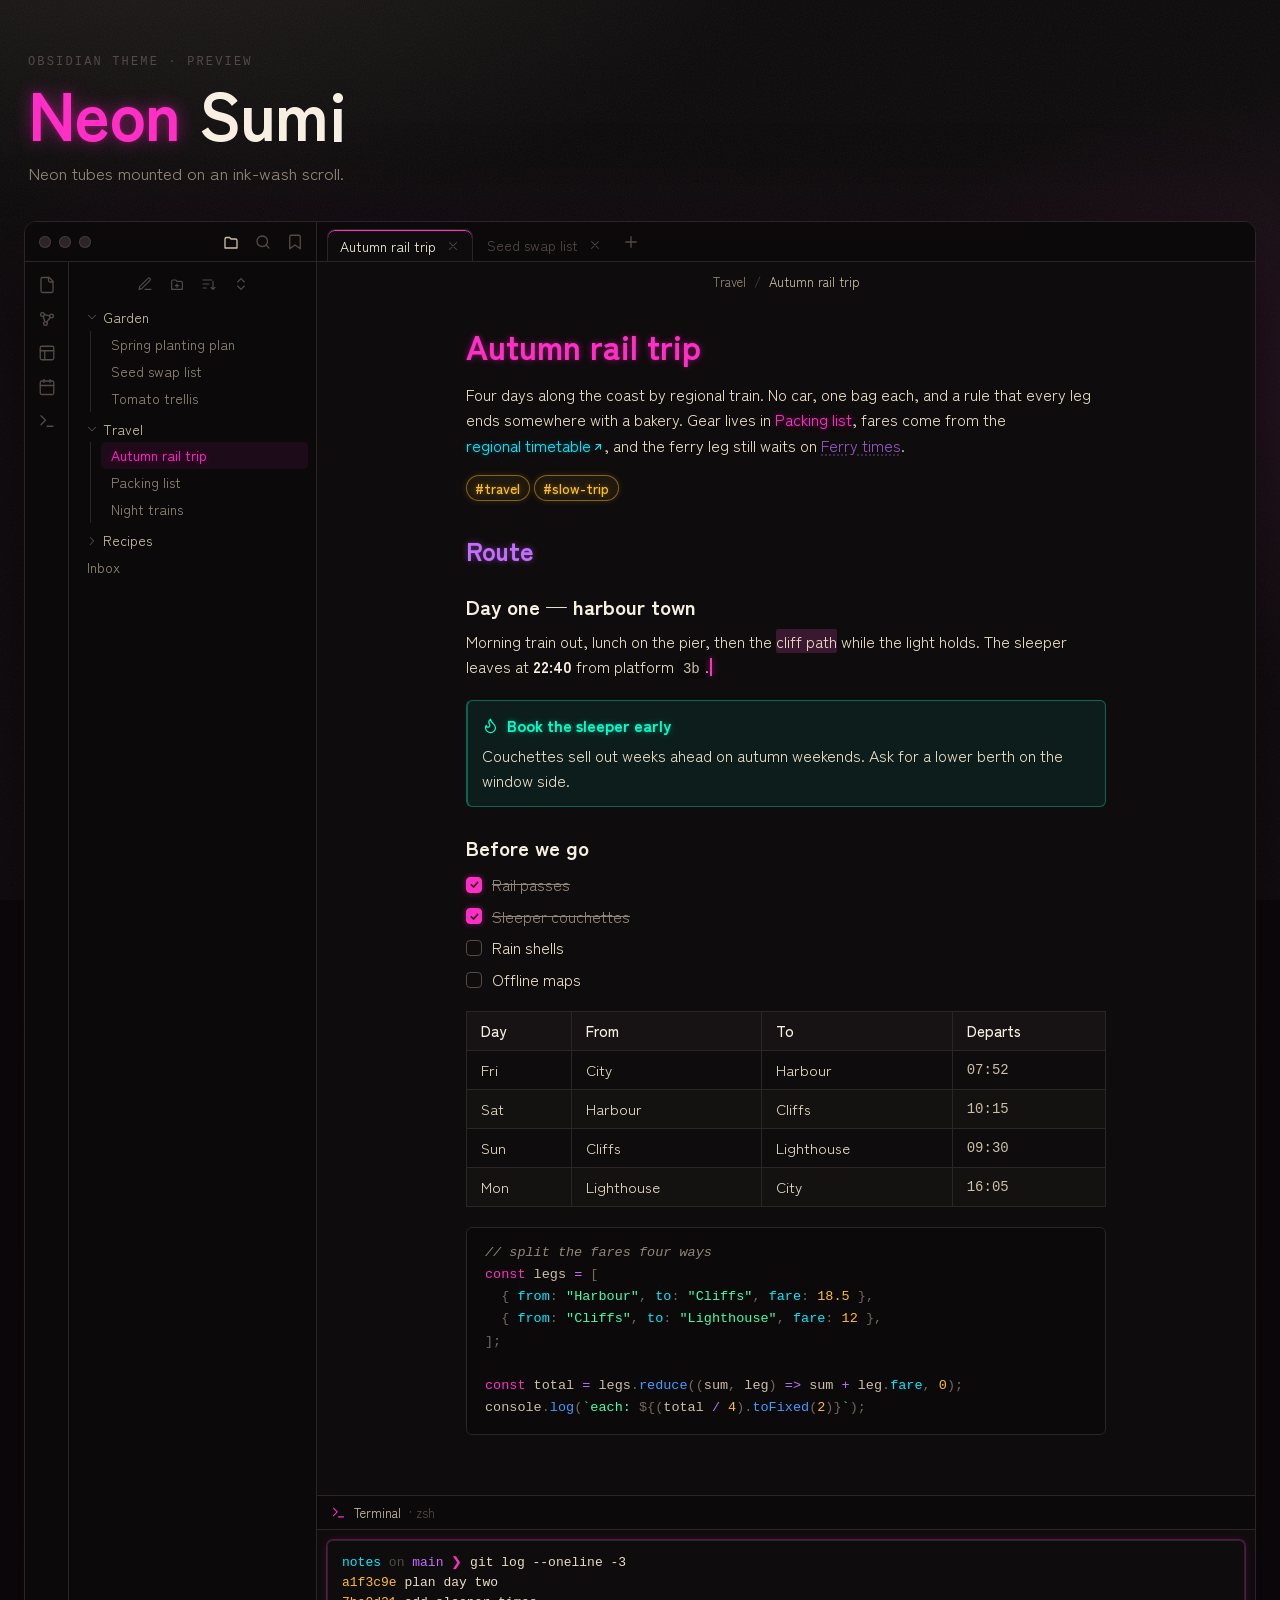
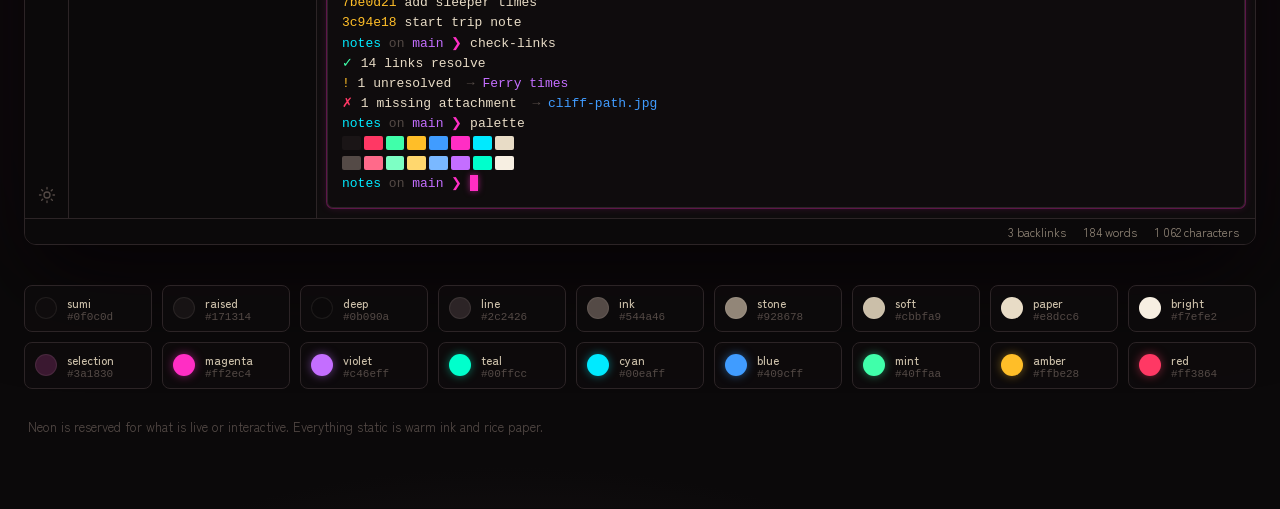
<file: obsidian/preview.html>
<!doctype html>
<html lang="en">
<head>
<meta charset="utf-8">
<meta name="viewport" content="width=device-width, initial-scale=1">
<title>Neon Sumi · Obsidian preview</title>
<meta name="description" content="A mock Obsidian window showing the Neon Sumi theme: warm ink and rice paper, with neon reserved for what is live.">
<link rel="preconnect" href="https://fonts.googleapis.com">
<link rel="preconnect" href="https://fonts.gstatic.com" crossorigin>
<link href="https://fonts.googleapis.com/css2?family=Zen+Kaku+Gothic+New:wght@400;500;700&display=swap" rel="stylesheet">
<style>
  /* Neon Sumi palette — same values as theme/theme.css */
  :root {
    color-scheme: dark;

    --ns-sumi: #0f0c0d;
    --ns-raised: #171314;
    --ns-deep: #0b090a;
    --ns-line: #2c2426;
    --ns-ink: #544a46;
    --ns-stone: #928678;
    --ns-soft: #cbbfa9;
    --ns-paper: #e8dcc6;
    --ns-bright: #f7efe2;
    --ns-punct: #73685f;

    --ns-magenta: #ff2ec4;
    --ns-violet: #c46eff;
    --ns-teal: #00ffcc;
    --ns-cyan: #00eaff;
    --ns-blue: #409cff;
    --ns-mint: #40ffaa;
    --ns-amber: #ffbe28;
    --ns-red: #ff3864;
    --ns-selection: #3a1830;

    --ns-glow-magenta: 0 0 7px rgba(255, 46, 196, .42), 0 0 2px rgba(255, 46, 196, .25);
    --ns-glow-violet: 0 0 7px rgba(196, 110, 255, .42), 0 0 2px rgba(196, 110, 255, .25);
    --ns-glow-cyan: 0 0 7px rgba(0, 234, 255, .36), 0 0 2px rgba(0, 234, 255, .22);
    --ns-glow-amber: 0 0 7px rgba(255, 190, 40, .36), 0 0 2px rgba(255, 190, 40, .22);

    /* Terminal ANSI 0–15 */
    --a0: #1a1516;  --a1: #ff3864;  --a2: #40ffaa;  --a3: #ffbe28;
    --a4: #409cff;  --a5: #ff2ec4;  --a6: #00eaff;  --a7: #e8dcc6;
    --a8: #544a46;  --a9: #ff6a8a;  --a10: #7dffc4; --a11: #ffd76e;
    --a12: #7ab8ff; --a13: #c46eff; --a14: #00ffcc; --a15: #f7efe2;

    --font-text: "Zen Kaku Gothic New", system-ui, -apple-system, "Segoe UI", sans-serif;
    --font-mono: "Maple Mono NF", "JetBrains Mono", ui-monospace, Menlo, monospace;
  }

  * { box-sizing: border-box; }

  html, body { margin: 0; }

  body {
    min-height: 100vh;
    font-family: var(--font-text);
    color: var(--ns-paper);
    background:
      radial-gradient(1100px 620px at 12% -8%, rgba(84, 74, 70, .34), transparent 62%),
      radial-gradient(900px 520px at 108% 18%, rgba(58, 24, 48, .5), transparent 60%),
      radial-gradient(800px 420px at 40% 112%, rgba(44, 36, 38, .7), transparent 70%),
      var(--ns-deep);
    -webkit-font-smoothing: antialiased;
    padding: 56px 24px 72px;
  }

  /* Rice-paper grain */
  body::before {
    content: "";
    position: fixed;
    inset: 0;
    pointer-events: none;
    background-image: url("data:image/svg+xml,%3Csvg xmlns='http://www.w3.org/2000/svg' width='180' height='180'%3E%3Cfilter id='n'%3E%3CfeTurbulence type='fractalNoise' baseFrequency='.85' numOctaves='2' stitchTiles='stitch'/%3E%3CfeColorMatrix values='0 0 0 0 .91 0 0 0 0 .86 0 0 0 0 .78 0 0 0 .06 0'/%3E%3C/filter%3E%3Crect width='100%25' height='100%25' filter='url(%23n)'/%3E%3C/svg%3E");
    z-index: 0;
  }

  .page { position: relative; z-index: 1; max-width: 1240px; margin: 0 auto; }

  /* ---------- Hero ---------- */

  .hero { margin: 0 0 36px 4px; }

  .eyebrow {
    margin: 0 0 10px;
    font: 500 12px/1 var(--font-mono);
    letter-spacing: .18em;
    text-transform: uppercase;
    color: var(--ns-ink);
  }

  .wordmark {
    margin: 0;
    font-size: clamp(40px, 7vw, 68px);
    font-weight: 700;
    line-height: 1;
    letter-spacing: -.01em;
    color: var(--ns-bright);
  }

  .wordmark .tube {
    color: var(--ns-magenta);
    text-shadow: 0 0 18px rgba(255, 46, 196, .45), 0 0 4px rgba(255, 46, 196, .35);
  }

  .tagline {
    margin: 14px 0 0;
    font-size: 17px;
    color: var(--ns-stone);
  }

  /* ---------- Window ---------- */

  .window {
    display: grid;
    grid-template-columns: 44px 248px minmax(0, 1fr);
    grid-template-rows: 40px minmax(0, 1fr) 26px;
    grid-template-areas:
      "top top top"
      "ribbon side main"
      "status status status";
    background: var(--ns-sumi);
    border: 1px solid var(--ns-line);
    border-radius: 12px;
    overflow: hidden;
    box-shadow:
      0 40px 90px rgba(0, 0, 0, .65),
      0 0 140px rgba(255, 46, 196, .05);
    font-size: 14px;
  }

  svg.i {
    width: 18px;
    height: 18px;
    fill: none;
    stroke: currentColor;
    stroke-width: 1.75;
    stroke-linecap: round;
    stroke-linejoin: round;
    flex: none;
  }

  /* Top strip: traffic lights, sidebar header, tabs */
  .top {
    grid-area: top;
    display: grid;
    grid-template-columns: 292px minmax(0, 1fr);
    background: var(--ns-deep);
    border-bottom: 1px solid var(--ns-line);
  }

  .top-left {
    display: flex;
    align-items: center;
    gap: 14px;
    padding: 0 12px 0 14px;
    border-right: 1px solid var(--ns-line);
    color: var(--ns-ink);
  }

  .lights { display: flex; gap: 8px; margin-right: auto; }
  .lights span {
    width: 12px; height: 12px; border-radius: 50%;
    background: var(--ns-line);
    box-shadow: inset 0 0 0 1px rgba(84, 74, 70, .6);
  }

  .top-left .active-icon { color: var(--ns-soft); }

  .tabs {
    display: flex;
    align-items: flex-end;
    gap: 2px;
    padding: 0 10px;
    min-width: 0;
  }

  .tab {
    display: flex;
    align-items: center;
    gap: 10px;
    height: 32px;
    padding: 0 12px;
    border-radius: 8px 8px 0 0;
    color: var(--ns-ink);
    white-space: nowrap;
    min-width: 0;
  }

  .tab .label { overflow: hidden; text-overflow: ellipsis; }

  .tab.is-active {
    background: var(--ns-sumi);
    color: var(--ns-bright);
    box-shadow: inset 0 1px 0 var(--ns-magenta);
    border: 1px solid var(--ns-line);
    border-bottom: 0;
  }

  .tab svg.i { width: 14px; height: 14px; color: var(--ns-ink); }
  .tabs > svg.i { align-self: center; margin-left: 6px; color: var(--ns-ink); }

  /* Ribbon */
  .ribbon {
    grid-area: ribbon;
    display: flex;
    flex-direction: column;
    align-items: center;
    gap: 16px;
    padding: 14px 0;
    background: var(--ns-deep);
    border-right: 1px solid var(--ns-line);
    color: var(--ns-ink);
  }

  .ribbon .spacer { flex: 1; }

  /* File explorer */
  .side {
    grid-area: side;
    background: var(--ns-deep);
    border-right: 1px solid var(--ns-line);
    padding: 10px 8px;
    color: var(--ns-stone);
  }

  .nav-actions {
    display: flex;
    justify-content: center;
    gap: 16px;
    padding: 4px 0 12px;
    color: var(--ns-ink);
  }

  .nav-actions svg.i { width: 16px; height: 16px; }

  .tree { list-style: none; margin: 0; padding: 0; }
  .tree ul { list-style: none; margin: 0 0 4px 13px; padding: 0 0 0 10px; border-left: 1px solid var(--ns-line); }

  .item {
    display: flex;
    align-items: center;
    gap: 4px;
    padding: 4px 8px;
    border-radius: 5px;
    line-height: 1.35;
    white-space: nowrap;
    overflow: hidden;
    text-overflow: ellipsis;
  }

  .item svg.i { width: 14px; height: 14px; color: var(--ns-ink); }
  .item.folder { color: var(--ns-soft); }
  .item.file { padding-left: 10px; }

  .item.is-active {
    color: var(--ns-magenta);
    background: rgba(255, 46, 196, .08);
    text-shadow: var(--ns-glow-magenta);
  }

  /* Main column */
  .main {
    grid-area: main;
    display: flex;
    flex-direction: column;
    min-width: 0;
  }

  .view-header {
    display: flex;
    align-items: center;
    justify-content: center;
    gap: 8px;
    height: 38px;
    padding: 0 16px;
    color: var(--ns-stone);
    font-size: 13px;
  }

  .view-header .sep { color: var(--ns-ink); }
  .view-header .here { color: var(--ns-soft); }

  /* ---------- The note ---------- */

  .note {
    width: 100%;
    max-width: 720px;
    margin: 0 auto;
    padding: 18px 40px 44px;
    font-size: 16px;
    line-height: 1.6;
    color: var(--ns-paper);
  }

  .note h1, .note h2, .note h3 { line-height: 1.25; margin: 1.3em 0 .45em; }

  .note h1 {
    margin-top: .2em;
    font-size: 2.1em;
    font-weight: 700;
    color: var(--ns-magenta);
    text-shadow: var(--ns-glow-magenta);
  }

  .note h2 {
    font-size: 1.6em;
    font-weight: 700;
    color: var(--ns-violet);
    text-shadow: var(--ns-glow-violet);
  }

  .note h3 {
    font-size: 1.3em;
    font-weight: 600;
    color: var(--ns-bright);
  }

  .note p { margin: 0 0 1em; }
  .note strong { color: var(--ns-bright); font-weight: 700; }

  a { text-decoration: none; }

  .internal-link {
    color: var(--ns-magenta);
    text-shadow: var(--ns-glow-magenta);
  }

  .external-link {
    color: var(--ns-cyan);
    text-shadow: var(--ns-glow-cyan);
    white-space: nowrap;
  }

  .external-link svg.i { width: 12px; height: 12px; vertical-align: -1px; margin-left: 1px; stroke-width: 2.2; }

  .is-unresolved {
    color: var(--ns-violet);
    opacity: .75;
    text-decoration: underline dotted rgba(196, 110, 255, .5);
    text-underline-offset: 3px;
  }

  .tag {
    display: inline-block;
    padding: .1em .6em;
    margin-right: .3em;
    border: 1px solid rgba(255, 190, 40, .45);
    border-radius: 999px;
    background: rgba(255, 190, 40, .07);
    color: var(--ns-amber);
    font-size: .875em;
    font-weight: 500;
    line-height: 1.5;
    text-shadow: var(--ns-glow-amber);
    box-shadow: 0 0 6px rgba(255, 190, 40, .16);
  }

  .sel { background: var(--ns-selection); border-radius: 2px; }

  .caret {
    display: inline-block;
    width: 2px;
    height: 1.15em;
    margin: 0 1px;
    vertical-align: -.2em;
    background: var(--ns-magenta);
    box-shadow: 0 0 6px rgba(255, 46, 196, .55);
  }

  /* Callout (tip → teal) */
  .callout {
    margin: 1.2em 0;
    padding: 12px 16px 12px 14px;
    border: 1px solid rgba(0, 255, 204, .32);
    border-left-width: 2px;
    border-radius: 6px;
    background: rgba(0, 255, 204, .07);
  }

  .callout-title {
    display: flex;
    align-items: center;
    gap: 8px;
    font-weight: 700;
    color: var(--ns-teal);
    text-shadow: 0 0 7px rgba(0, 255, 204, .42), 0 0 2px rgba(0, 255, 204, .25);
  }

  .callout-title svg.i { width: 17px; height: 17px; }
  .callout-content { margin-top: 4px; color: var(--ns-paper); }

  /* Checklist */
  .tasks { list-style: none; margin: 0 0 1em; padding: 0; }
  .tasks li { display: flex; align-items: center; gap: 10px; padding: 3px 0; }

  .box {
    flex: none;
    width: 16px;
    height: 16px;
    border-radius: 4px;
    border: 1px solid var(--ns-ink);
    display: grid;
    place-items: center;
  }

  .done .box {
    border-color: var(--ns-magenta);
    background: var(--ns-magenta);
    box-shadow: 0 0 6px rgba(255, 46, 196, .4);
  }

  .done .box svg { width: 11px; height: 11px; stroke: var(--ns-sumi); stroke-width: 3.2; fill: none; stroke-linecap: round; stroke-linejoin: round; }
  .done .text { color: var(--ns-stone); text-decoration: line-through; }

  /* Table */
  .table-wrap { overflow-x: auto; margin: 0 0 1.2em; }

  table {
    border-collapse: collapse;
    width: 100%;
    font-size: 15px;
  }

  th, td {
    padding: 7px 14px;
    border: 1px solid var(--ns-line);
    text-align: left;
    white-space: nowrap;
  }

  th {
    background: var(--ns-raised);
    color: var(--ns-bright);
    font-weight: 500;
  }

  tbody tr:nth-child(even) td { background: rgba(232, 220, 198, .018); }
  td.num { font-family: var(--font-mono); font-size: 14px; color: var(--ns-soft); }

  /* Code */
  code { font-family: var(--font-mono); }

  .inline-code {
    padding: .1em .35em;
    border-radius: 4px;
    background: var(--ns-deep);
    color: var(--ns-soft);
    font-size: .88em;
  }

  pre {
    margin: 0 0 1.2em;
    padding: 14px 18px;
    border: 1px solid var(--ns-line);
    border-radius: 6px;
    background: var(--ns-deep);
    color: var(--ns-soft);
    font: 13.5px/1.65 var(--font-mono);
    overflow-x: auto;
  }

  .t-com { color: var(--ns-stone); font-style: italic; }
  .t-kw { color: var(--ns-magenta); }
  .t-fn { color: var(--ns-blue); }
  .t-op { color: var(--ns-violet); }
  .t-prop { color: var(--ns-cyan); }
  .t-str { color: var(--ns-mint); }
  .t-num { color: var(--ns-amber); }
  .t-pun { color: var(--ns-punct); }

  /* ---------- Terminal pane ---------- */

  .term-pane {
    margin-top: auto;
    border-top: 1px solid var(--ns-line);
    background: var(--ns-sumi);
  }

  .term-header {
    display: flex;
    align-items: center;
    gap: 8px;
    height: 34px;
    padding: 0 14px;
    background: var(--ns-deep);
    border-bottom: 1px solid var(--ns-line);
    color: var(--ns-soft);
    font-size: 13px;
  }

  .term-header svg.i { width: 15px; height: 15px; color: var(--ns-magenta); }
  .term-header .dim { color: var(--ns-ink); }

  .term-body { padding: 10px; }

  .term {
    margin: 0;
    padding: 12px 14px;
    background: var(--ns-sumi);
    color: var(--a7);
    font: 13px/1.55 var(--font-mono);
    white-space: pre;
    overflow-x: auto;
    box-shadow: 0 0 0 1px rgba(255, 46, 196, .28), 0 0 8px rgba(255, 46, 196, .16);
  }

  .c1 { color: var(--a1); }  .c2 { color: var(--a2); }  .c3 { color: var(--a3); }
  .c4 { color: var(--a4); }  .c5 { color: var(--a5); }  .c6 { color: var(--a6); }
  .c8 { color: var(--a8); }  .c13 { color: var(--a13); } .c14 { color: var(--a14); }

  .sw { display: inline-block; width: 2.4ch; height: 1.1em; vertical-align: -.2em; margin-right: .4ch; border-radius: 2px; }

  .term-cursor {
    display: inline-block;
    width: .62em;
    height: 1.2em;
    vertical-align: -.25em;
    background: var(--ns-magenta);
    box-shadow: 0 0 6px rgba(255, 46, 196, .55);
  }

  /* Status bar */
  .status {
    grid-area: status;
    display: flex;
    align-items: center;
    justify-content: flex-end;
    gap: 18px;
    padding: 0 16px;
    background: var(--ns-deep);
    border-top: 1px solid var(--ns-line);
    color: var(--ns-stone);
    font-size: 12px;
  }

  /* ---------- Palette strip ---------- */

  .palette {
    display: grid;
    grid-template-columns: repeat(auto-fill, minmax(124px, 1fr));
    gap: 10px;
    margin-top: 40px;
  }

  .chip {
    display: flex;
    align-items: center;
    gap: 10px;
    padding: 8px 10px;
    border: 1px solid var(--ns-line);
    border-radius: 8px;
    background: rgba(15, 12, 13, .7);
  }

  .chip i {
    flex: none;
    width: 22px;
    height: 22px;
    border-radius: 50%;
    box-shadow: inset 0 0 0 1px rgba(247, 239, 226, .08);
  }

  .chip.neon i { box-shadow: 0 0 10px var(--c); }
  .chip b { display: block; font-size: 12px; font-weight: 500; color: var(--ns-soft); }
  .chip code { display: block; font-size: 11px; color: var(--ns-ink); }

  .foot {
    margin: 28px 4px 0;
    font-size: 13px;
    color: var(--ns-ink);
  }

  /* ---------- Narrow screens ---------- */

  @media (max-width: 980px) {
    .window { grid-template-columns: 44px minmax(0, 1fr); grid-template-areas: "top top" "ribbon main" "status status"; }
    .side { display: none; }
    .top { grid-template-columns: 44px minmax(0, 1fr); }
    .top-left > :not(.lights) { display: none; }
    .top-left { padding: 0; justify-content: center; }
    .lights { margin: 0; gap: 4px; }
    .lights span { width: 8px; height: 8px; }
  }

  @media (max-width: 640px) {
    body { padding: 32px 16px 48px; }
    .window { grid-template-columns: minmax(0, 1fr); grid-template-areas: "top" "main" "status"; border-radius: 10px; }
    .ribbon { display: none; }
    .top { grid-template-columns: minmax(0, 1fr); }
    .top-left { display: none; }
    .tab:not(.is-active), .tabs > svg.i { display: none; }
    .note { padding: 12px 18px 32px; font-size: 15px; }
    .status span:nth-child(n+2) { display: none; }
  }
</style>
</head>
<body>
<div class="page">

  <header class="hero">
    <p class="eyebrow">Obsidian theme · preview</p>
    <h1 class="wordmark"><span class="tube">Neon</span> Sumi</h1>
    <p class="tagline">Neon tubes mounted on an ink-wash scroll.</p>
  </header>

  <div class="window">

    <!-- Top strip -->
    <div class="top">
      <div class="top-left">
        <div class="lights"><span></span><span></span><span></span></div>
        <svg class="i active-icon" viewBox="0 0 24 24"><path d="M4 20V8a2 2 0 0 1 2-2h4l2 2h6a2 2 0 0 1 2 2v10Z"/></svg>
        <svg class="i" viewBox="0 0 24 24"><circle cx="11" cy="11" r="7"/><path d="m20 20-3.5-3.5"/></svg>
        <svg class="i" viewBox="0 0 24 24"><path d="M19 21 12 16 5 21V5a2 2 0 0 1 2-2h10a2 2 0 0 1 2 2Z"/></svg>
      </div>
      <div class="tabs">
        <div class="tab is-active">
          <span class="label">Autumn rail trip</span>
          <svg class="i" viewBox="0 0 24 24"><path d="M18 6 6 18M6 6l12 12"/></svg>
        </div>
        <div class="tab">
          <span class="label">Seed swap list</span>
          <svg class="i" viewBox="0 0 24 24"><path d="M18 6 6 18M6 6l12 12"/></svg>
        </div>
        <svg class="i" viewBox="0 0 24 24"><path d="M12 5v14M5 12h14"/></svg>
      </div>
    </div>

    <!-- Ribbon -->
    <nav class="ribbon" aria-hidden="true">
      <svg class="i" viewBox="0 0 24 24"><path d="M15 2H6a2 2 0 0 0-2 2v16a2 2 0 0 0 2 2h12a2 2 0 0 0 2-2V7Z"/><path d="M14 2v4a2 2 0 0 0 2 2h4"/></svg>
      <svg class="i" viewBox="0 0 24 24"><circle cx="6" cy="6" r="2.5"/><circle cx="18" cy="8" r="2.5"/><circle cx="10" cy="18" r="2.5"/><path d="M8.4 6.3 15.5 7.7M6.8 8.4l2.4 7.2M16.4 10l-4.8 6"/></svg>
      <svg class="i" viewBox="0 0 24 24"><rect x="3" y="3" width="18" height="18" rx="2"/><path d="M3 9h18M9 21V9"/></svg>
      <svg class="i" viewBox="0 0 24 24"><rect x="3" y="4" width="18" height="18" rx="2"/><path d="M16 2v4M8 2v4M3 10h18"/></svg>
      <svg class="i" viewBox="0 0 24 24"><path d="m4 17 6-6-6-6"/><path d="M12 19h8"/></svg>
      <span class="spacer"></span>
      <svg class="i" viewBox="0 0 24 24"><path d="M12 2v2M12 20v2M4.9 4.9l1.4 1.4M17.7 17.7l1.4 1.4M2 12h2M20 12h2M4.9 19.1l1.4-1.4M17.7 6.3l1.4-1.4"/><circle cx="12" cy="12" r="4"/></svg>
    </nav>

    <!-- File explorer -->
    <aside class="side" aria-hidden="true">
      <div class="nav-actions">
        <svg class="i" viewBox="0 0 24 24"><path d="M12 20h9"/><path d="M16.5 3.5a2.1 2.1 0 0 1 3 3L7 19l-4 1 1-4Z"/></svg>
        <svg class="i" viewBox="0 0 24 24"><path d="M4 20V8a2 2 0 0 1 2-2h4l2 2h6a2 2 0 0 1 2 2v10Z"/><path d="M12 12v5M9.5 14.5h5"/></svg>
        <svg class="i" viewBox="0 0 24 24"><path d="M3 6h13M3 12h9M3 18h5M18 8v12M15 17l3 3 3-3"/></svg>
        <svg class="i" viewBox="0 0 24 24"><path d="m7 15 5 5 5-5M7 9l5-5 5 5"/></svg>
      </div>
      <ul class="tree">
        <li>
          <div class="item folder"><svg class="i" viewBox="0 0 24 24"><path d="m6 9 6 6 6-6"/></svg>Garden</div>
          <ul>
            <li><div class="item file">Spring planting plan</div></li>
            <li><div class="item file">Seed swap list</div></li>
            <li><div class="item file">Tomato trellis</div></li>
          </ul>
        </li>
        <li>
          <div class="item folder"><svg class="i" viewBox="0 0 24 24"><path d="m6 9 6 6 6-6"/></svg>Travel</div>
          <ul>
            <li><div class="item file is-active">Autumn rail trip</div></li>
            <li><div class="item file">Packing list</div></li>
            <li><div class="item file">Night trains</div></li>
          </ul>
        </li>
        <li><div class="item folder"><svg class="i" viewBox="0 0 24 24"><path d="m9 6 6 6-6 6"/></svg>Recipes</div></li>
        <li><div class="item file">Inbox</div></li>
      </ul>
    </aside>

    <!-- Editor + terminal -->
    <main class="main">
      <div class="view-header">
        <span>Travel</span><span class="sep">/</span><span class="here">Autumn rail trip</span>
      </div>

      <article class="note">
        <h1>Autumn rail trip</h1>

        <p>Four days along the coast by regional train. No car, one bag each, and a rule that every leg ends somewhere with a bakery. Gear lives in <a class="internal-link" href="#packing">Packing list</a>, fares come from the <a class="external-link" href="#timetable">regional timetable<svg class="i" viewBox="0 0 24 24"><path d="M7 17 17 7M8 7h9v9"/></svg></a>, and the ferry leg still waits on <a class="is-unresolved" href="#ferry">Ferry times</a>.</p>

        <p><a class="tag" href="#travel">#travel</a><a class="tag" href="#slow">#slow-trip</a></p>

        <h2>Route</h2>

        <h3>Day one — harbour town</h3>

        <p>Morning train out, lunch on the pier, then the <span class="sel">cliff path</span> while the light holds. The sleeper leaves at <strong>22:40</strong> from platform <code class="inline-code">3b</code>.<span class="caret"></span></p>

        <div class="callout">
          <div class="callout-title">
            <svg class="i" viewBox="0 0 24 24"><path d="M8.5 14.5A2.5 2.5 0 0 0 11 12c0-1.38-.5-2-1-3-1.07-2.14-.22-4.05 2-6 .5 2.5 2 4.9 4 6.5 2 1.6 3 3.5 3 5.5a7 7 0 1 1-14 0c0-1.15.43-2.29 1-3a2.5 2.5 0 0 0 2.5 2.5Z"/></svg>
            Book the sleeper early
          </div>
          <div class="callout-content">Couchettes sell out weeks ahead on autumn weekends. Ask for a lower berth on the window side.</div>
        </div>

        <h3>Before we go</h3>

        <ul class="tasks">
          <li class="done"><span class="box"><svg viewBox="0 0 24 24"><path d="M5 12.5 10 17.5 19 7"/></svg></span><span class="text">Rail passes</span></li>
          <li class="done"><span class="box"><svg viewBox="0 0 24 24"><path d="M5 12.5 10 17.5 19 7"/></svg></span><span class="text">Sleeper couchettes</span></li>
          <li><span class="box"></span><span class="text">Rain shells</span></li>
          <li><span class="box"></span><span class="text">Offline maps</span></li>
        </ul>

        <div class="table-wrap">
          <table>
            <thead>
              <tr><th>Day</th><th>From</th><th>To</th><th>Departs</th></tr>
            </thead>
            <tbody>
              <tr><td>Fri</td><td>City</td><td>Harbour</td><td class="num">07:52</td></tr>
              <tr><td>Sat</td><td>Harbour</td><td>Cliffs</td><td class="num">10:15</td></tr>
              <tr><td>Sun</td><td>Cliffs</td><td>Lighthouse</td><td class="num">09:30</td></tr>
              <tr><td>Mon</td><td>Lighthouse</td><td>City</td><td class="num">16:05</td></tr>
            </tbody>
          </table>
        </div>

<pre><code><span class="t-com">// split the fares four ways</span>
<span class="t-kw">const</span> legs <span class="t-op">=</span> <span class="t-pun">[</span>
  <span class="t-pun">{</span> <span class="t-prop">from</span><span class="t-pun">:</span> <span class="t-str">"Harbour"</span><span class="t-pun">,</span> <span class="t-prop">to</span><span class="t-pun">:</span> <span class="t-str">"Cliffs"</span><span class="t-pun">,</span> <span class="t-prop">fare</span><span class="t-pun">:</span> <span class="t-num">18.5</span> <span class="t-pun">},</span>
  <span class="t-pun">{</span> <span class="t-prop">from</span><span class="t-pun">:</span> <span class="t-str">"Cliffs"</span><span class="t-pun">,</span> <span class="t-prop">to</span><span class="t-pun">:</span> <span class="t-str">"Lighthouse"</span><span class="t-pun">,</span> <span class="t-prop">fare</span><span class="t-pun">:</span> <span class="t-num">12</span> <span class="t-pun">},</span>
<span class="t-pun">];</span>

<span class="t-kw">const</span> total <span class="t-op">=</span> legs<span class="t-pun">.</span><span class="t-fn">reduce</span><span class="t-pun">((</span>sum<span class="t-pun">,</span> leg<span class="t-pun">)</span> <span class="t-op">=&gt;</span> sum <span class="t-op">+</span> leg<span class="t-pun">.</span><span class="t-prop">fare</span><span class="t-pun">,</span> <span class="t-num">0</span><span class="t-pun">);</span>
console<span class="t-pun">.</span><span class="t-fn">log</span><span class="t-pun">(</span><span class="t-str">`each: </span><span class="t-pun">${</span><span class="t-pun">(</span>total <span class="t-op">/</span> <span class="t-num">4</span><span class="t-pun">).</span><span class="t-fn">toFixed</span><span class="t-pun">(</span><span class="t-num">2</span><span class="t-pun">)}</span><span class="t-str">`</span><span class="t-pun">);</span></code></pre>
      </article>

      <section class="term-pane" aria-label="Terminal pane">
        <div class="term-header">
          <svg class="i" viewBox="0 0 24 24"><path d="m4 17 6-6-6-6"/><path d="M12 19h8"/></svg>
          Terminal <span class="dim">· zsh</span>
        </div>
        <div class="term-body">
<pre class="term"><span class="c6">notes</span> <span class="c8">on</span> <span class="c13">main</span> <span class="c5">❯</span> git log --oneline -3
<span class="c3">a1f3c9e</span> plan day two
<span class="c3">7be0d21</span> add sleeper times
<span class="c3">3c94e18</span> start trip note
<span class="c6">notes</span> <span class="c8">on</span> <span class="c13">main</span> <span class="c5">❯</span> check-links
<span class="c2">✓</span> 14 links resolve
<span class="c3">!</span> 1 unresolved  <span class="c8">→</span> <span class="c13">Ferry times</span>
<span class="c1">✗</span> 1 missing attachment  <span class="c8">→</span> <span class="c4">cliff-path.jpg</span>
<span class="c6">notes</span> <span class="c8">on</span> <span class="c13">main</span> <span class="c5">❯</span> palette
<span class="sw" style="background:var(--a0)"></span><span class="sw" style="background:var(--a1)"></span><span class="sw" style="background:var(--a2)"></span><span class="sw" style="background:var(--a3)"></span><span class="sw" style="background:var(--a4)"></span><span class="sw" style="background:var(--a5)"></span><span class="sw" style="background:var(--a6)"></span><span class="sw" style="background:var(--a7)"></span>
<span class="sw" style="background:var(--a8)"></span><span class="sw" style="background:var(--a9)"></span><span class="sw" style="background:var(--a10)"></span><span class="sw" style="background:var(--a11)"></span><span class="sw" style="background:var(--a12)"></span><span class="sw" style="background:var(--a13)"></span><span class="sw" style="background:var(--a14)"></span><span class="sw" style="background:var(--a15)"></span>
<span class="c6">notes</span> <span class="c8">on</span> <span class="c13">main</span> <span class="c5">❯</span> <span class="term-cursor"></span></pre>
        </div>
      </section>
    </main>

    <!-- Status bar -->
    <footer class="status">
      <span>3 backlinks</span>
      <span>184 words</span>
      <span>1 062 characters</span>
    </footer>
  </div>

  <!-- Palette -->
  <section class="palette" aria-label="Palette">
    <div class="chip"><i style="background:#0f0c0d"></i><span><b>sumi</b><code>#0f0c0d</code></span></div>
    <div class="chip"><i style="background:#171314"></i><span><b>raised</b><code>#171314</code></span></div>
    <div class="chip"><i style="background:#0b090a"></i><span><b>deep</b><code>#0b090a</code></span></div>
    <div class="chip"><i style="background:#2c2426"></i><span><b>line</b><code>#2c2426</code></span></div>
    <div class="chip"><i style="background:#544a46"></i><span><b>ink</b><code>#544a46</code></span></div>
    <div class="chip"><i style="background:#928678"></i><span><b>stone</b><code>#928678</code></span></div>
    <div class="chip"><i style="background:#cbbfa9"></i><span><b>soft</b><code>#cbbfa9</code></span></div>
    <div class="chip"><i style="background:#e8dcc6"></i><span><b>paper</b><code>#e8dcc6</code></span></div>
    <div class="chip"><i style="background:#f7efe2"></i><span><b>bright</b><code>#f7efe2</code></span></div>
    <div class="chip"><i style="background:#3a1830"></i><span><b>selection</b><code>#3a1830</code></span></div>
    <div class="chip neon" style="--c:rgba(255,46,196,.5)"><i style="background:#ff2ec4"></i><span><b>magenta</b><code>#ff2ec4</code></span></div>
    <div class="chip neon" style="--c:rgba(196,110,255,.5)"><i style="background:#c46eff"></i><span><b>violet</b><code>#c46eff</code></span></div>
    <div class="chip neon" style="--c:rgba(0,255,204,.45)"><i style="background:#00ffcc"></i><span><b>teal</b><code>#00ffcc</code></span></div>
    <div class="chip neon" style="--c:rgba(0,234,255,.45)"><i style="background:#00eaff"></i><span><b>cyan</b><code>#00eaff</code></span></div>
    <div class="chip neon" style="--c:rgba(64,156,255,.5)"><i style="background:#409cff"></i><span><b>blue</b><code>#409cff</code></span></div>
    <div class="chip neon" style="--c:rgba(64,255,170,.45)"><i style="background:#40ffaa"></i><span><b>mint</b><code>#40ffaa</code></span></div>
    <div class="chip neon" style="--c:rgba(255,190,40,.45)"><i style="background:#ffbe28"></i><span><b>amber</b><code>#ffbe28</code></span></div>
    <div class="chip neon" style="--c:rgba(255,56,100,.5)"><i style="background:#ff3864"></i><span><b>red</b><code>#ff3864</code></span></div>
  </section>

  <p class="foot">Neon is reserved for what is live or interactive. Everything static is warm ink and rice paper.</p>
</div>
</body>
</html>
</file>
